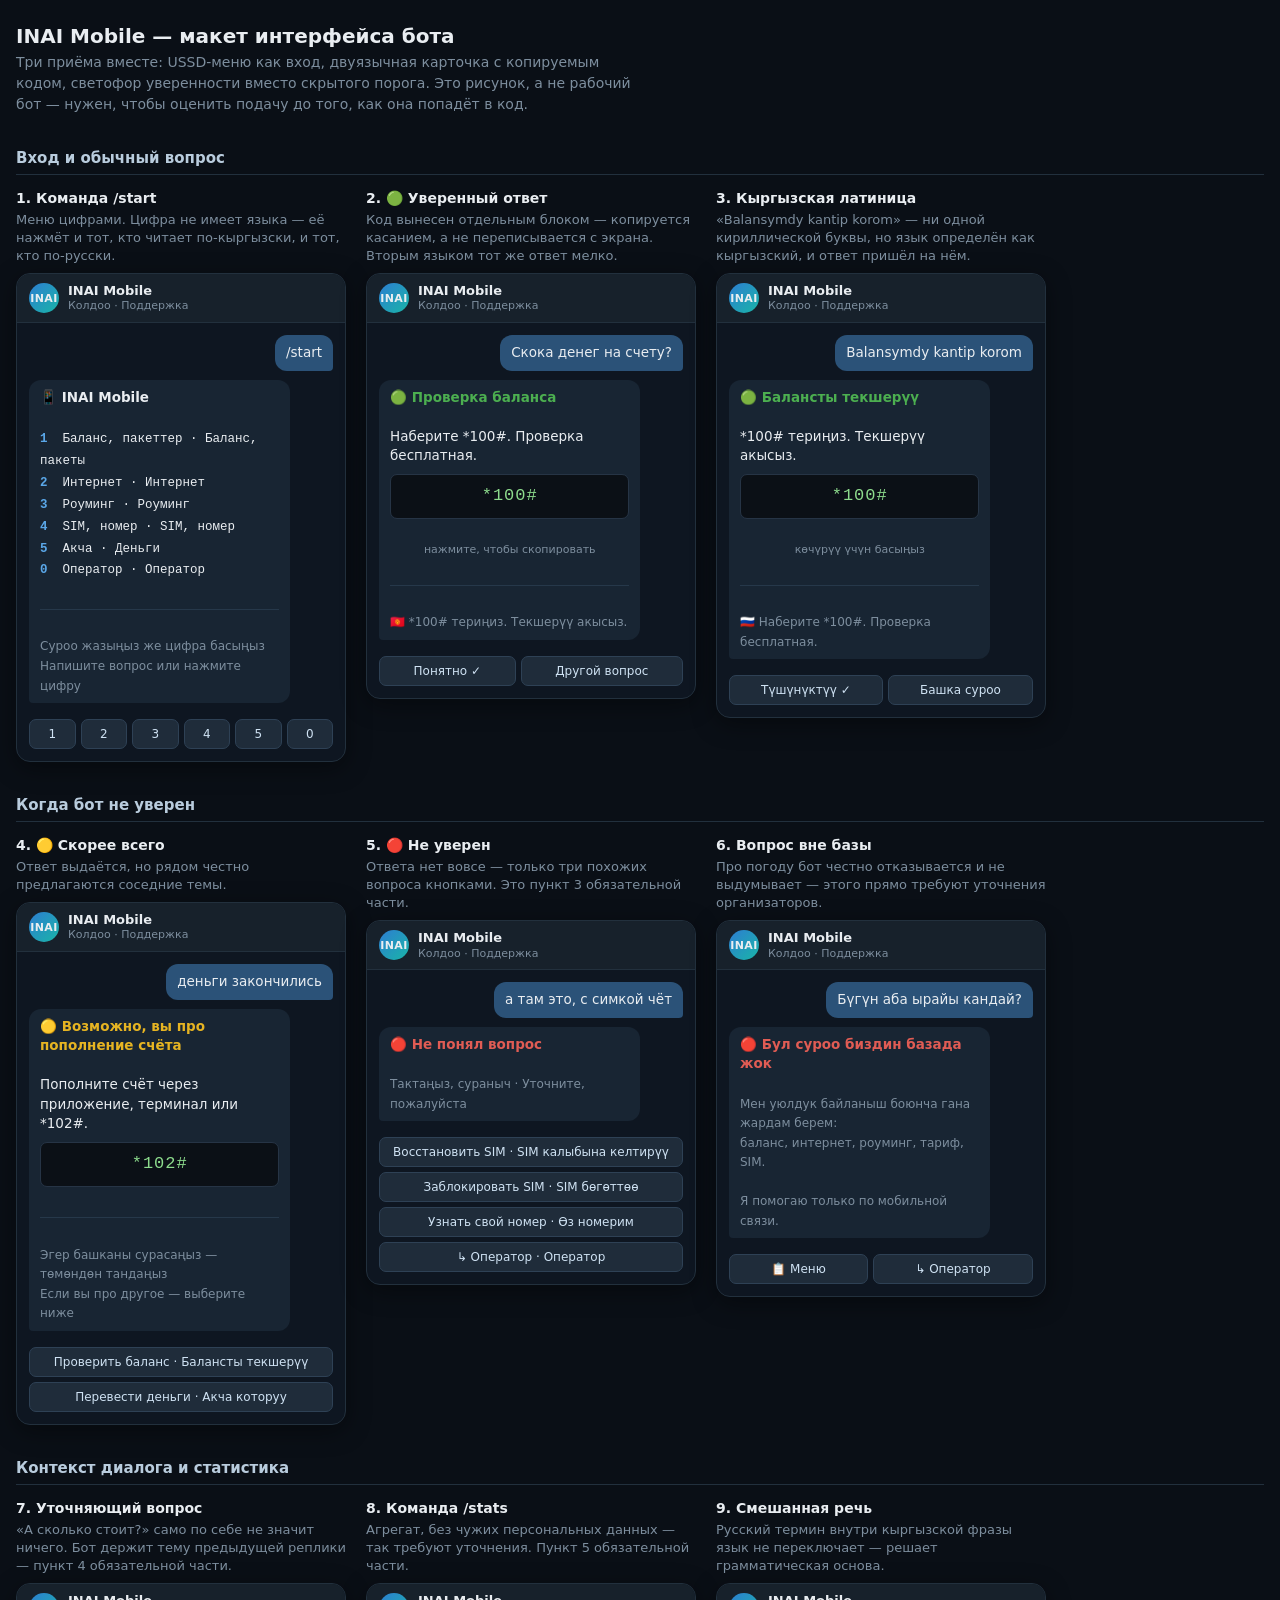
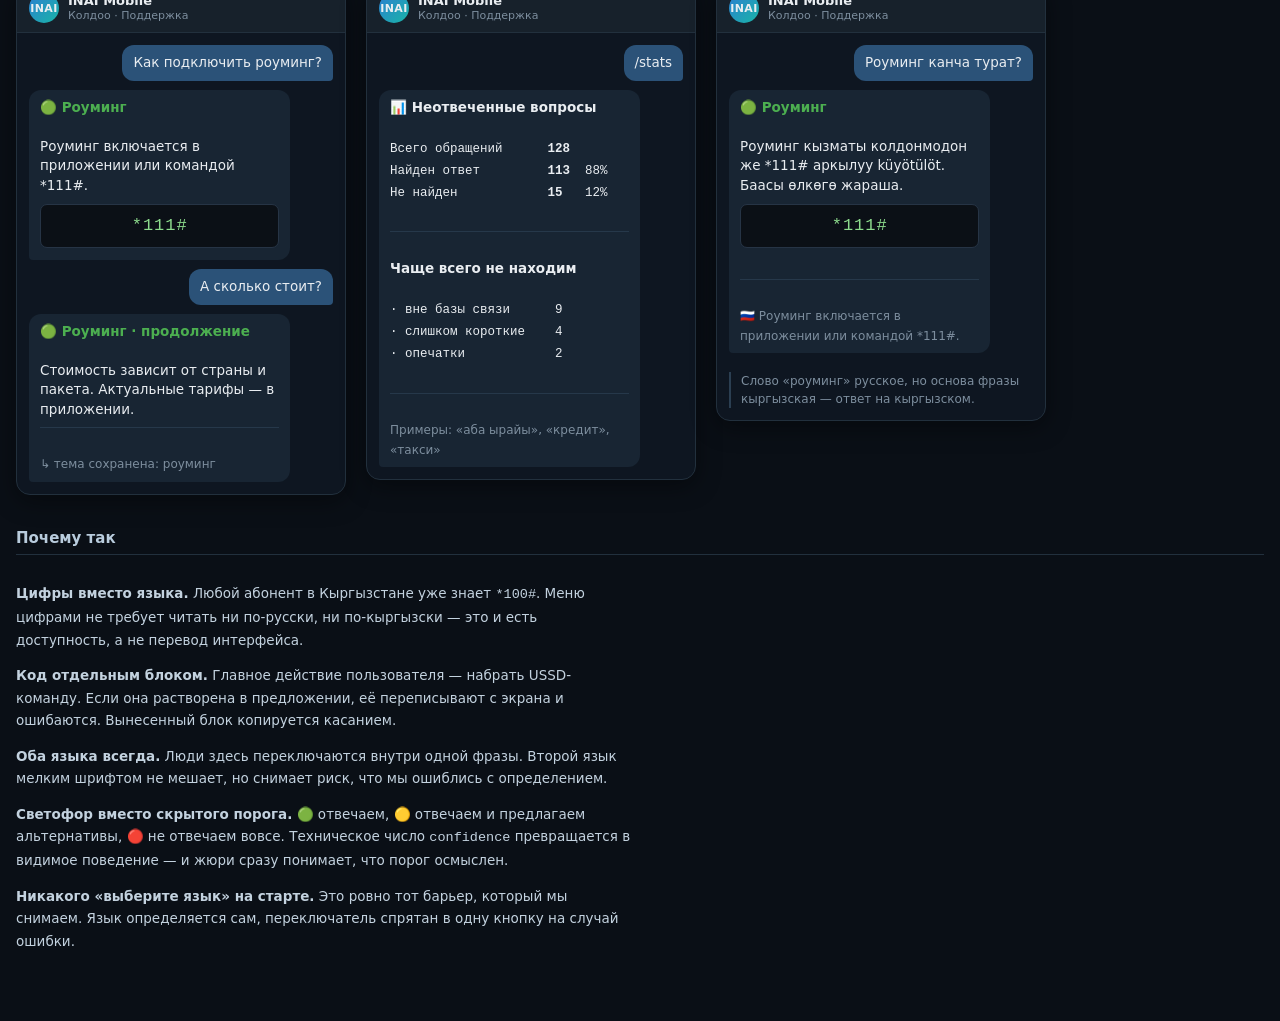
<file: docs/ui-preview.html>
<!doctype html>
<html lang="ru">
<head>
<meta charset="utf-8">
<meta name="viewport" content="width=device-width, initial-scale=1">
<title>INAI Mobile — макет интерфейса</title>
<style>
  :root {
    --bg: #0e1621;
    --panel: #17212b;
    --bubble-in: #182533;
    --bubble-out: #2b5278;
    --text: #e9edf1;
    --muted: #7d8e9e;
    --accent: #5aa7e8;
    --btn: #1f2c3a;
    --btn-border: #2e4155;
    --green: #4caf50;
    --yellow: #e6b422;
    --red: #e05c54;
    --code: #0b1016;
  }
  * { box-sizing: border-box; }
  body {
    margin: 0; background: #0a0f16; color: var(--text);
    font-family: -apple-system, "Segoe UI", Roboto, system-ui, sans-serif;
    padding: 24px 16px 60px;
  }
  h1 { font-size: 20px; margin: 0 0 4px; }
  .lead { color: var(--muted); font-size: 14px; margin: 0 0 24px; max-width: 70ch; line-height: 1.5; }
  .grid { display: flex; flex-wrap: wrap; gap: 20px; align-items: flex-start; }
  .screen { width: 330px; flex: 0 0 auto; }
  .caption { font-size: 13px; color: var(--muted); margin: 0 0 8px; line-height: 1.4; }
  .caption b { color: var(--text); display: block; font-size: 14px; margin-bottom: 2px; }
  .phone {
    background: var(--bg); border: 1px solid #22303d; border-radius: 14px;
    overflow: hidden; box-shadow: 0 6px 24px rgba(0,0,0,.4);
  }
  .bar {
    background: var(--panel); padding: 9px 12px; display: flex; gap: 9px; align-items: center;
    border-bottom: 1px solid #22303d;
  }
  .ava {
    width: 30px; height: 30px; border-radius: 50%;
    background: linear-gradient(135deg, #2d7dd2, #19b5a7);
    display: flex; align-items: center; justify-content: center;
    font-size: 11px; font-weight: 700; letter-spacing: .4px;
  }
  .who { font-size: 13px; font-weight: 600; line-height: 1.25; }
  .who span { display: block; font-size: 11px; color: var(--muted); font-weight: 400; }
  .chat { padding: 12px; display: flex; flex-direction: column; gap: 9px; }
  .msg { max-width: 86%; padding: 8px 11px; border-radius: 12px; font-size: 13.5px; line-height: 1.45; white-space: pre-wrap; }
  .in { background: var(--bubble-in); border-bottom-left-radius: 4px; align-self: flex-start; }
  .out { background: var(--bubble-out); border-bottom-right-radius: 4px; align-self: flex-end; }
  .ky { color: var(--muted); font-size: 12px; }
  .sep { height: 1px; background: #26384a; margin: 7px 0; }
  .code {
    background: var(--code); border: 1px solid #263445; border-radius: 7px;
    font-family: ui-monospace, "SF Mono", Consolas, monospace;
    font-size: 17px; letter-spacing: 1px; text-align: center;
    padding: 9px; margin: 8px 0 4px; color: #8ddc8d;
  }
  .hint { font-size: 11px; color: var(--muted); text-align: center; }
  .kb { display: flex; flex-wrap: wrap; gap: 5px; margin-top: 7px; }
  .key {
    flex: 1 1 auto; text-align: center; background: var(--btn);
    border: 1px solid var(--btn-border); border-radius: 7px;
    padding: 7px 9px; font-size: 12px; color: #cfe2f3;
  }
  .key.full { flex-basis: 100%; }
  .menu { font-family: ui-monospace, Consolas, monospace; font-size: 12.5px; line-height: 1.75; }
  .menu .num { color: var(--accent); font-weight: 700; }
  .light { font-weight: 600; }
  .g { color: var(--green); } .y { color: var(--yellow); } .r { color: var(--red); }
  .note {
    margin-top: 10px; font-size: 12px; color: var(--muted); line-height: 1.5;
    border-left: 2px solid #2b3f52; padding-left: 10px;
  }
  .note b { color: #b9ccdd; }
  h2 { font-size: 15px; margin: 34px 0 14px; color: #b9ccdd;
       border-bottom: 1px solid #22303d; padding-bottom: 7px; }
</style>
</head>
<body>

<h1>INAI Mobile — макет интерфейса бота</h1>
<p class="lead">
  Три приёма вместе: USSD-меню как вход, двуязычная карточка с копируемым кодом,
  светофор уверенности вместо скрытого порога. Это рисунок, а не рабочий бот —
  нужен, чтобы оценить подачу до того, как она попадёт в код.
</p>

<h2>Вход и обычный вопрос</h2>
<div class="grid">

  <div class="screen">
    <p class="caption"><b>1. Команда /start</b>
      Меню цифрами. Цифра не имеет языка — её нажмёт и тот, кто читает по-кыргызски,
      и тот, кто по-русски.</p>
    <div class="phone">
      <div class="bar"><div class="ava">INAI</div>
        <div class="who">INAI Mobile<span>Колдоо · Поддержка</span></div></div>
      <div class="chat">
        <div class="msg out">/start</div>
        <div class="msg in"><b>📱 INAI Mobile</b>
<div class="menu">
<span class="num">1</span>  Баланс, пакеттер · Баланс, пакеты
<span class="num">2</span>  Интернет · Интернет
<span class="num">3</span>  Роуминг · Роуминг
<span class="num">4</span>  SIM, номер · SIM, номер
<span class="num">5</span>  Акча · Деньги
<span class="num">0</span>  Оператор · Оператор
</div>
<div class="sep"></div>
<span class="ky">Суроо жазыңыз же цифра басыңыз
Напишите вопрос или нажмите цифру</span></div>
        <div class="kb">
          <div class="key">1</div><div class="key">2</div><div class="key">3</div>
          <div class="key">4</div><div class="key">5</div><div class="key">0</div>
        </div>
      </div>
    </div>
  </div>

  <div class="screen">
    <p class="caption"><b>2. 🟢 Уверенный ответ</b>
      Код вынесен отдельным блоком — копируется касанием, а не переписывается с экрана.
      Вторым языком тот же ответ мелко.</p>
    <div class="phone">
      <div class="bar"><div class="ava">INAI</div>
        <div class="who">INAI Mobile<span>Колдоо · Поддержка</span></div></div>
      <div class="chat">
        <div class="msg out">Скока денег на счету?</div>
        <div class="msg in"><span class="light g">🟢 Проверка баланса</span>

Наберите *100#. Проверка бесплатная.
<div class="code">*100#</div>
<div class="hint">нажмите, чтобы скопировать</div>
<div class="sep"></div>
<span class="ky">🇰🇬 *100# териңиз. Текшерүү акысыз.</span></div>
        <div class="kb">
          <div class="key">Понятно ✓</div>
          <div class="key">Другой вопрос</div>
        </div>
      </div>
    </div>
  </div>

  <div class="screen">
    <p class="caption"><b>3. Кыргызская латиница</b>
      «Balansymdy kantip korom» — ни одной кириллической буквы, но язык определён
      как кыргызский, и ответ пришёл на нём.</p>
    <div class="phone">
      <div class="bar"><div class="ava">INAI</div>
        <div class="who">INAI Mobile<span>Колдоо · Поддержка</span></div></div>
      <div class="chat">
        <div class="msg out">Balansymdy kantip korom</div>
        <div class="msg in"><span class="light g">🟢 Балансты текшерүү</span>

*100# териңиз. Текшерүү акысыз.
<div class="code">*100#</div>
<div class="hint">көчүрүү үчүн басыңыз</div>
<div class="sep"></div>
<span class="ky">🇷🇺 Наберите *100#. Проверка бесплатная.</span></div>
        <div class="kb">
          <div class="key">Түшүнүктүү ✓</div>
          <div class="key">Башка суроо</div>
        </div>
      </div>
    </div>
  </div>

</div>

<h2>Когда бот не уверен</h2>
<div class="grid">

  <div class="screen">
    <p class="caption"><b>4. 🟡 Скорее всего</b>
      Ответ выдаётся, но рядом честно предлагаются соседние темы.</p>
    <div class="phone">
      <div class="bar"><div class="ava">INAI</div>
        <div class="who">INAI Mobile<span>Колдоо · Поддержка</span></div></div>
      <div class="chat">
        <div class="msg out">деньги закончились</div>
        <div class="msg in"><span class="light y">🟡 Возможно, вы про пополнение счёта</span>

Пополните счёт через приложение, терминал или *102#.
<div class="code">*102#</div>
<div class="sep"></div>
<span class="ky">Эгер башканы сурасаңыз — төмөндөн тандаңыз
Если вы про другое — выберите ниже</span></div>
        <div class="kb">
          <div class="key full">Проверить баланс · Балансты текшерүү</div>
          <div class="key full">Перевести деньги · Акча которуу</div>
        </div>
      </div>
    </div>
  </div>

  <div class="screen">
    <p class="caption"><b>5. 🔴 Не уверен</b>
      Ответа нет вовсе — только три похожих вопроса кнопками.
      Это пункт 3 обязательной части.</p>
    <div class="phone">
      <div class="bar"><div class="ava">INAI</div>
        <div class="who">INAI Mobile<span>Колдоо · Поддержка</span></div></div>
      <div class="chat">
        <div class="msg out">а там это, с симкой чёт</div>
        <div class="msg in"><span class="light r">🔴 Не понял вопрос</span>

<span class="ky">Тактаңыз, сураныч · Уточните, пожалуйста</span></div>
        <div class="kb">
          <div class="key full">Восстановить SIM · SIM калыбына келтирүү</div>
          <div class="key full">Заблокировать SIM · SIM бөгөттөө</div>
          <div class="key full">Узнать свой номер · Өз номерим</div>
          <div class="key full">↳ Оператор · Оператор</div>
        </div>
      </div>
    </div>
  </div>

  <div class="screen">
    <p class="caption"><b>6. Вопрос вне базы</b>
      Про погоду бот честно отказывается и не выдумывает — этого прямо
      требуют уточнения организаторов.</p>
    <div class="phone">
      <div class="bar"><div class="ava">INAI</div>
        <div class="who">INAI Mobile<span>Колдоо · Поддержка</span></div></div>
      <div class="chat">
        <div class="msg out">Бүгүн аба ырайы кандай?</div>
        <div class="msg in"><span class="light r">🔴 Бул суроо биздин базада жок</span>

<span class="ky">Мен уюлдук байланыш боюнча гана жардам берем:
баланс, интернет, роуминг, тариф, SIM.

Я помогаю только по мобильной связи.</span></div>
        <div class="kb">
          <div class="key">📋 Меню</div>
          <div class="key">↳ Оператор</div>
        </div>
      </div>
    </div>
  </div>

</div>

<h2>Контекст диалога и статистика</h2>
<div class="grid">

  <div class="screen">
    <p class="caption"><b>7. Уточняющий вопрос</b>
      «А сколько стоит?» само по себе не значит ничего. Бот держит тему
      предыдущей реплики — пункт 4 обязательной части.</p>
    <div class="phone">
      <div class="bar"><div class="ava">INAI</div>
        <div class="who">INAI Mobile<span>Колдоо · Поддержка</span></div></div>
      <div class="chat">
        <div class="msg out">Как подключить роуминг?</div>
        <div class="msg in"><span class="light g">🟢 Роуминг</span>

Роуминг включается в приложении или командой *111#.
<div class="code">*111#</div></div>
        <div class="msg out">А сколько стоит?</div>
        <div class="msg in"><span class="light g">🟢 Роуминг · продолжение</span>

Стоимость зависит от страны и пакета. Актуальные тарифы — в приложении.
<div class="sep"></div>
<span class="ky">↳ тема сохранена: роуминг</span></div>
      </div>
    </div>
  </div>

  <div class="screen">
    <p class="caption"><b>8. Команда /stats</b>
      Агрегат, без чужих персональных данных — так требуют уточнения.
      Пункт 5 обязательной части.</p>
    <div class="phone">
      <div class="bar"><div class="ava">INAI</div>
        <div class="who">INAI Mobile<span>Колдоо · Поддержка</span></div></div>
      <div class="chat">
        <div class="msg out">/stats</div>
        <div class="msg in"><b>📊 Неотвеченные вопросы</b>
<div class="menu">
Всего обращений      <b>128</b>
Найден ответ         <b>113</b>  88%
Не найден            <b>15</b>   12%
</div>
<div class="sep"></div>
<b>Чаще всего не находим</b>
<div class="menu">
· вне базы связи      9
· слишком короткие    4
· опечатки            2
</div>
<div class="sep"></div>
<span class="ky">Примеры: «аба ырайы», «кредит», «такси»</span></div>
      </div>
    </div>
  </div>

  <div class="screen">
    <p class="caption"><b>9. Смешанная речь</b>
      Русский термин внутри кыргызской фразы язык не переключает —
      решает грамматическая основа.</p>
    <div class="phone">
      <div class="bar"><div class="ava">INAI</div>
        <div class="who">INAI Mobile<span>Колдоо · Поддержка</span></div></div>
      <div class="chat">
        <div class="msg out">Роуминг канча турат?</div>
        <div class="msg in"><span class="light g">🟢 Роуминг</span>

Роуминг кызматы колдонмодон же *111# аркылуу küyötülöt. Баасы өлкөгө жараша.
<div class="code">*111#</div>
<div class="sep"></div>
<span class="ky">🇷🇺 Роуминг включается в приложении или командой *111#.</span></div>
        <div class="note">Слово «роуминг» русское, но основа фразы
          кыргызская — ответ на кыргызском.</div>
      </div>
    </div>
  </div>

</div>

<h2>Почему так</h2>
<div class="grid">
  <div style="max-width: 72ch; font-size: 13.5px; line-height: 1.65; color: #c3d2df;">
    <p><b>Цифры вместо языка.</b> Любой абонент в Кыргызстане уже знает
      <code>*100#</code>. Меню цифрами не требует читать ни по-русски, ни
      по-кыргызски — это и есть доступность, а не перевод интерфейса.</p>
    <p><b>Код отдельным блоком.</b> Главное действие пользователя — набрать
      USSD-команду. Если она растворена в предложении, её переписывают с
      экрана и ошибаются. Вынесенный блок копируется касанием.</p>
    <p><b>Оба языка всегда.</b> Люди здесь переключаются внутри одной фразы.
      Второй язык мелким шрифтом не мешает, но снимает риск, что мы ошиблись
      с определением.</p>
    <p><b>Светофор вместо скрытого порога.</b> <span class="g">🟢</span> отвечаем,
      <span class="y">🟡</span> отвечаем и предлагаем альтернативы,
      <span class="r">🔴</span> не отвечаем вовсе. Техническое число
      <code>confidence</code> превращается в видимое поведение — и жюри
      сразу понимает, что порог осмыслен.</p>
    <p><b>Никакого «выберите язык» на старте.</b> Это ровно тот барьер,
      который мы снимаем. Язык определяется сам, переключатель спрятан
      в одну кнопку на случай ошибки.</p>
  </div>
</div>

</body>
</html>
</file>
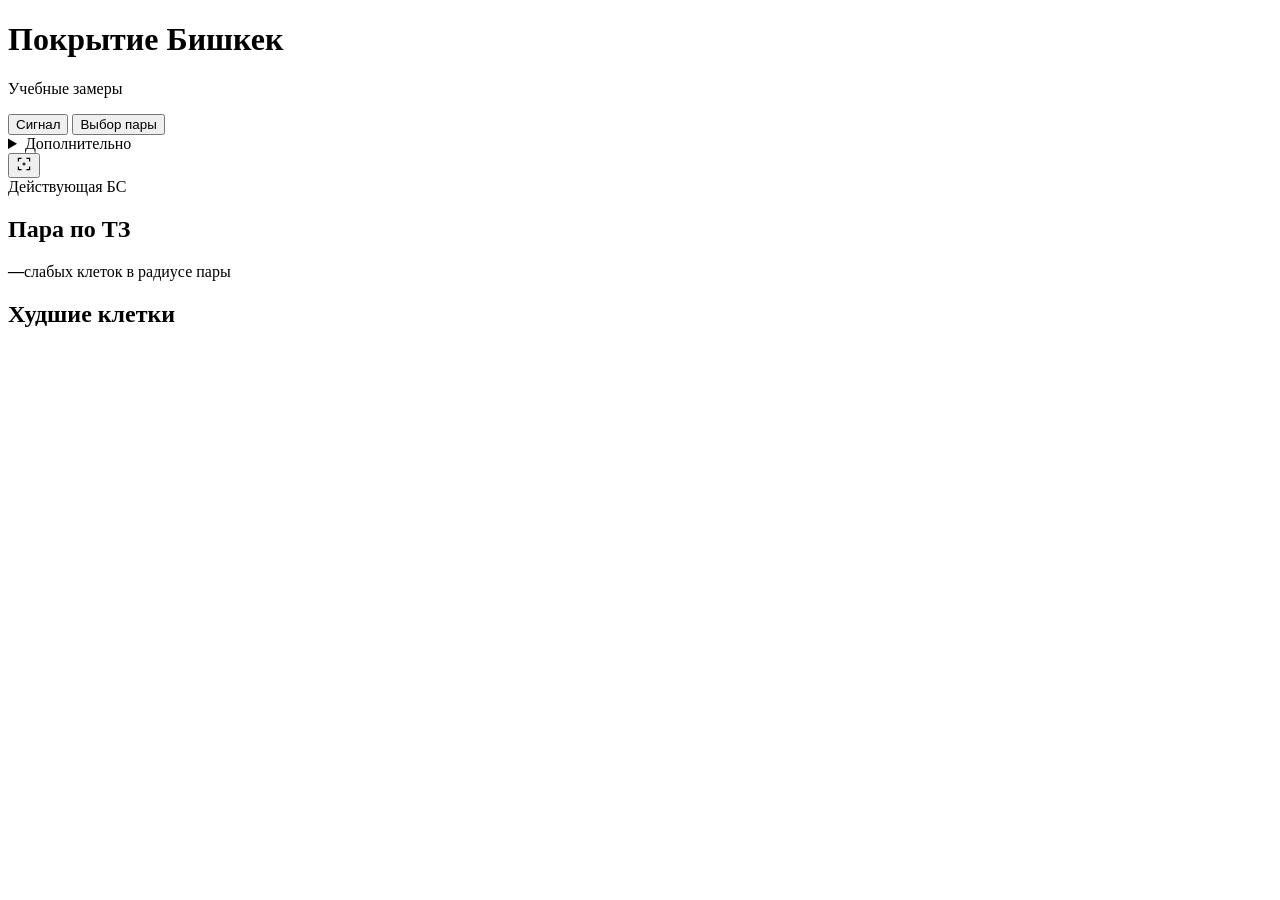
<file: web/map.html>
<!doctype html>
<html lang="ru" data-mode="signal">
<head>
  <meta charset="utf-8">
  <meta name="viewport" content="width=device-width, initial-scale=1">
  <title>Планирование покрытия · Бишкек</title>
  <style>
@@LEAFLET_CSS@@
@@APP_CSS@@
  </style>
</head>
<body>
  <header class="masthead">
    <h1>Покрытие <span>Бишкек</span></h1>
    <p class="dataset-note" id="dataset-note">Учебные замеры</p>
  </header>

  <main class="workspace">
    <div class="workspace-controls">
      <div class="model-tabs" role="group" aria-label="Режим карты">
        <button type="button" data-mode="signal" aria-pressed="true">Сигнал</button>
        <button type="button" data-mode="compare" aria-pressed="false">Выбор пары</button>
      </div>
      <div class="map-options">
        <details class="control-menu" id="scenario-menu">
          <summary>Дополнительно</summary>
          <div class="control-menu-items">
            <label class="period-setting">Период
              <select id="measurement-period">
                <option value="all">Все замеры</option>
                <option value="day">День · 06:00–18:00</option>
                <option value="night">Ночь · 18:00–06:00</option>
              </select>
            </label>
            <p class="menu-heading">Сценарии</p>
            <button type="button" data-mode="stress" aria-pressed="false">Отказ станции</button>
            <button type="button" data-mode="custom" aria-pressed="false">Своя пара</button>
            <button type="button" data-mode="buildings" aria-pressed="false">Застройка</button>
            <p class="menu-heading">Слои карты</p>
            <label class="layer-toggle" id="comparison-radii-control" hidden><input id="show-comparison-radii" type="checkbox"> Радиусы 1 км</label>
            <label class="layer-toggle"><input id="show-candidates" type="checkbox"> Все площадки</label>
            <label class="layer-toggle"><input id="show-heat" type="checkbox"> Тепловой слой</label>
            <button id="toggle-2gis" class="reset-map basemap-toggle" type="button" aria-pressed="false">Подложка 2ГИС</button>
            <details class="data-details">
              <summary>Сводка данных</summary>
              <dl class="summary-grid">
                <div><dt>Валидные замеры</dt><dd id="measurement-count">—</dd></div>
                <div><dt>Клетки с ≥ 5 замерами</dt><dd id="cell-count">—</dd></div>
                <div><dt>Отброшено строк</dt><dd id="dropped-count">—</dd></div>
              </dl>
            </details>
          </div>
        </details>
        <button id="reset-map" class="reset-map" type="button" aria-label="К району" title="Показать весь район">
          <svg viewBox="0 0 20 20" width="16" height="16" aria-hidden="true" fill="none" stroke="currentColor" stroke-width="1.5">
            <path d="M7 3H3v4m10-4h4v4M3 13v4h4m10-4v4h-4m-5-7h4m-2-2v4"/>
          </svg>
        </button>
      </div>
    </div>

    <dialog id="gis-key-dialog" class="basemap-dialog" aria-labelledby="gis-key-title">
      <form method="dialog" autocomplete="off">
        <h2 id="gis-key-title">Подложка 2ГИС</h2>
        <label for="gis-key">Ключ Raster Tiles API</label>
        <input id="gis-key" type="password" required autofocus>
        <p>Ключ используется до закрытия или обновления страницы.</p>
        <div>
          <button class="reset-map" value="cancel" formnovalidate>Отмена</button>
          <button class="primary-action" value="connect">Подключить</button>
        </div>
      </form>
    </dialog>

    <section class="custom-pair" id="custom-pair" aria-labelledby="custom-heading" hidden>
      <div class="custom-header">
        <h2 id="custom-heading">Своя пара</h2>
        <label class="layer-toggle"><input id="compare-custom-baseline" type="checkbox"> Сравнить с базой</label>
      </div>
      <p class="custom-impact" id="custom-plan-impact" aria-live="polite" hidden></p>
      <div class="custom-slots" role="group" aria-label="Площадки пары">
        <div class="slot-control slot-one">
          <button type="button" data-custom-slot="0" aria-pressed="true" aria-controls="coverage-map"><span>Площадка 1</span><strong data-custom-slot-id="0">Выбрать</strong></button>
          <select id="custom-first" aria-label="Выбрать первую площадку из списка"><option value="">Выбрать из списка</option></select>
          <div class="slot-actions">
            <button type="button" data-pin-slot="0" aria-pressed="false" aria-label="Закрепить первую площадку" title="Сохранить эту площадку при подборе пары">Закрепить</button>
            <button type="button" data-clear-slot="0" aria-label="Очистить первую площадку">Очистить</button>
          </div>
        </div>
        <div class="slot-control slot-two">
          <button type="button" data-custom-slot="1" aria-pressed="false" aria-controls="coverage-map"><span>Площадка 2</span><strong data-custom-slot-id="1">Выбрать</strong></button>
          <select id="custom-second" aria-label="Выбрать вторую площадку из списка"><option value="">Выбрать из списка</option></select>
          <div class="slot-actions">
            <button type="button" data-pin-slot="1" aria-pressed="false" aria-label="Закрепить вторую площадку" title="Сохранить эту площадку при подборе пары">Закрепить</button>
            <button type="button" data-clear-slot="1" aria-label="Очистить вторую площадку">Очистить</button>
          </div>
        </div>
      </div>
      <p class="custom-status" id="custom-status" role="status"></p>
      <div class="optimizer">
        <label>Недоступна <select id="custom-excluded" aria-label="Недоступная площадка"><option value="">Нет</option></select></label>
        <button type="button" id="suggest-custom-pair">Подобрать пару</button>
      </div>
    </section>

    <section class="stress-panel" id="stress-panel" aria-labelledby="stress-heading" hidden>
      <h2 id="stress-heading">Охват при отказе одной станции</h2>
      <div class="stress-front-heading" aria-hidden="true">
        <span>Пара</span><span>Штатно</span><span>При худшем отказе</span>
      </div>
      <div class="stress-front" id="stress-front" role="group" aria-label="Варианты размещения станций"></div>
      <p class="stress-delta" id="stress-delta" role="status"></p>
      <div class="stress-actions" id="stress-actions" role="group" aria-label="Сценарий работы пары">
        <button type="button" id="stress-normal" aria-pressed="true">Обе работают</button>
        <button type="button" id="stress-worst" aria-pressed="false">Худший отказ</button>
        <button type="button" id="stress-fail-first" aria-pressed="false">Отключить первую</button>
        <button type="button" id="stress-fail-second" aria-pressed="false">Отключить вторую</button>
      </div>
      <button type="button" class="primary-action stress-plan-b" id="stress-plan-b" hidden>Подобрать замену</button>
    </section>

    <section class="profile-panel" id="buildings-panel" aria-labelledby="buildings-heading" hidden>
      <div class="profile-heading">
        <h2 id="buildings-heading" tabindex="-1">Проверка трассы</h2>
        <p id="building-route" class="muted"></p>
      </div>
      <details class="profile-pairs" id="building-pairs">
        <summary>Меняют ли здания выбор пары?</summary>
        <p class="profile-status" id="building-official-evidence" role="status"></p>
        <button type="button" id="building-show-gaps" aria-pressed="false">Где не хватает данных</button>
        <button type="button" id="building-show-rooftop" aria-pressed="false" hidden>Сравнение по 2ГИС</button>
        <div id="building-gap-panel" hidden>
          <ul id="building-gap-counts" class="profile-witness-paths"></ul>
          <label class="profile-gap-picker">Клетка на карте <select id="building-gap-cell"></select></label>
          <p id="building-gap-detail" class="profile-status" role="status"></p>
        </div>
        <div id="building-rooftop-panel" class="profile-witness" hidden>
          <label class="profile-gap-picker" id="building-study-picker">Клетка
            <select id="building-study-cell"></select>
          </label>
          <strong id="building-rooftop-result"></strong>
          <p class="profile-witness-caption" id="building-rooftop-signal"></p>
          <table aria-label="Сравнение пар по дифракции на одной клетке">
            <thead><tr><th scope="col">Пара и трасса</th><th scope="col">Рельеф → с крышами</th><th scope="col">Разброс с крышами</th></tr></thead>
            <tbody id="building-rooftop-rows"></tbody>
          </table>
          <p class="profile-limits" id="building-rooftop-note"></p>
          <details class="profile-roof-sources">
            <summary>Этажность из 2ГИС и оценки высот</summary>
            <ul id="building-rooftop-sources"></ul>
          </details>
          <button type="button" id="building-rooftop-focus">К трассам на карте</button>
        </div>
        <div id="building-pair-case" hidden>
          <p class="profile-pair-result" id="building-pair-result"></p>
          <table aria-label="Клетки в лимите потерь на общих проверенных трассах">
            <thead><tr><th scope="col">В лимите</th><th scope="col" id="building-pair-ref"></th><th scope="col" id="building-pair-alt"></th></tr></thead>
            <tbody id="building-pair-rows"></tbody>
          </table>
          <p class="profile-limits" id="building-pair-scope"></p>
          <div class="profile-witness">
            <strong id="building-witness-cell"></strong>
            <p class="profile-witness-caption">Потери на трассах · рельеф → с крышами</p>
            <ul id="building-witness-paths" class="profile-witness-paths"></ul>
            <p class="profile-limits" id="building-witness-roof"></p>
            <button type="button" id="building-witness-focus">К клетке на карте</button>
          </div>
        </div>
      </details>
      <div id="building-single">
      <dl class="profile-measurement" id="building-measurement" hidden>
        <div><dt>Медиана исходных замеров</dt><dd id="building-rsrp"></dd></div>
        <div><dt>Замеров в клетке</dt><dd id="building-samples"></dd></div>
      </dl>
      <div class="profile-height">
        <div class="profile-height-actions">
          <span>Высота антенны</span>
          <output id="building-height-value" for="building-height">25 м</output>
          <button type="button" id="building-height-preset">Поднять до 40 м</button>
        </div>
      </div>
      <div class="profile-loss" id="building-loss" hidden>
        <p><strong id="building-roof-loss"></strong> <span>дополнительных потерь от крыш</span></p>
        <p id="building-loss-breakdown"></p>
      </div>
      <p class="profile-status" id="building-status" role="status">
        <strong id="building-verdict"></strong>
        <span id="building-evidence"></span>
      </p>
      <svg class="profile-chart" id="building-chart" viewBox="0 0 340 118" role="img" aria-label="Профиль трассы" hidden></svg>
      </div>
      <details class="profile-options" id="building-options">
        <summary>Настроить трассу</summary>
        <div class="profile-endpoints" id="building-single-select">
          <label>Площадка <select id="building-site"></select></label>
          <label>Слабая клетка <select id="building-cell"></select></label>
        </div>
        <div class="profile-height">
          <label for="building-height">Высота антенны</label>
          <input type="range" id="building-height" min="5" max="80" step="5" value="25">
        </div>
        <div class="profile-endpoints">
          <label>Частота модели
            <select id="building-frequency">
              <option value="900">900 МГц</option>
              <option value="1800" selected>1 800 МГц</option>
              <option value="2600">2 600 МГц</option>
            </select>
          </label>
        </div>
        <button type="button" id="building-focus">К трассе</button>
        <dl class="profile-counts" id="building-counts" hidden>
          <div><dt>Зданий на пути</dt><dd id="building-crossings">—</dd></div>
          <div><dt>Перекрывают линию</dt><dd id="building-blocked">—</dd></div>
          <div><dt>Без высоты</dt><dd id="building-unknown">—</dd></div>
        </dl>
        <p class="profile-limits">Дифракция над рельефом и крышами по ITU-R P.526. Приёмник на 1,5 м. Для прогноза RSRP нужны параметры сети и калибровка.</p>
      </details>
    </section>

    <section class="map-panel" aria-label="Карта измерений">
      <div class="map-stage">
        <div id="coverage-map" aria-label="Интерактивная карта покрытия" role="region"></div>
        <p id="gis-status" class="basemap-status" role="status" hidden></p>
        <div class="signal-key" id="signal-legend" aria-label="Уровни сигнала" hidden>
          <span class="legend-item"><i class="legend-chip is-strong" aria-hidden="true"></i> Уверенный · ≥ −90</span>
          <span class="legend-item"><i class="legend-chip is-fair" aria-hidden="true"></i> Средний · −105 … &lt; −90</span>
          <span class="legend-item"><i class="legend-chip is-weak" aria-hidden="true"></i> Слабый · &lt; −105 дБм</span>
        </div>
      </div>

      <section class="radius-controls" id="radius-controls" aria-label="Чувствительность к радиусу" hidden>
        <div class="radius-range">
          <div class="radius-heading">
            <label for="scenario-radius">Радиус в модели</label>
            <output id="scenario-radius-value" for="scenario-radius">1 000 м</output>
          </div>
          <div class="radius-track">
            <span>800 м</span>
            <div>
              <input type="range" id="scenario-radius" min="800" max="1200" step="100" value="1000" aria-describedby="radius-reference">
              <span id="radius-reference">1 км · по ТЗ</span>
            </div>
            <span>1 200 м</span>
          </div>
        </div>
        <dl class="radius-readout">
          <dt>Лучшая пара</dt><dd id="radius-best">—</dd>
          <dt>Базовая пара</dt><dd id="radius-baseline">—</dd>
        </dl>
        <button type="button" id="export-scenario" aria-label="Скачать сценарий JSON">Скачать сценарий</button>
        <details class="radius-decision" id="radius-decision" hidden>
          <summary>Выбор при неопределённом радиусе</summary>
          <div class="radius-decision-body">
            <div class="radius-decision-header">
              <label>Диапазон <select id="radius-decision-range">
                <option value="800-1200">800–1 200 м</option>
                <option value="800-1000">800–1 000 м</option>
                <option value="900-1100">900–1 100 м</option>
                <option value="1000-1200">1 000–1 200 м</option>
              </select></label>
              <button type="button" id="radius-decision-map">Показать на карте</button>
            </div>
            <p class="radius-decision-note">Одна пара на весь диапазон. При каждом радиусе сравниваем её с лучшим охватом.</p>
            <dl class="radius-decision-gaps" aria-label="Худшее отставание по числу слабых клеток" aria-live="polite">
              <div><dt id="radius-decision-chosen"></dt><dd id="radius-decision-gap"></dd></div>
              <div><dt id="radius-decision-base"></dt><dd id="radius-decision-base-gap"></dd></div>
            </dl>
            <table class="radius-decision-table">
              <caption class="visually-hidden">Охват слабых клеток. Нажмите на радиус, чтобы открыть его на карте.</caption>
              <thead><tr><th scope="col">Радиус</th><th scope="col">Максимум</th><th scope="col">Устойчивая</th><th scope="col">Базовая</th></tr></thead>
              <tbody id="radius-decision-rows"></tbody>
            </table>
          </div>
        </details>
      </section>

      <div class="map-foot">
        <div class="compare-legend" id="compare-legend" role="group" aria-label="Фильтр различий между парами" hidden>
          <div class="compare-filters">
            <button type="button" class="compare-filter" data-compare-filter="shared" aria-pressed="true">
              <i class="legend-chip is-shared" aria-hidden="true"></i><span>Обе пары</span><strong data-compare-count="shared"></strong>
            </button>
            <button type="button" class="compare-filter" data-compare-filter="optimal" aria-pressed="true">
              <i class="legend-chip is-optimal" aria-hidden="true"></i><span>Только перебор</span><strong data-compare-count="optimal"></strong>
            </button>
            <button type="button" class="compare-filter" data-compare-filter="greedy" aria-pressed="true">
              <i class="legend-chip is-greedy" aria-hidden="true"></i><span>Только жадная</span><strong data-compare-count="greedy"></strong>
            </button>
            <button type="button" class="compare-filter" data-compare-filter="residual" aria-pressed="true">
              <i class="legend-chip is-residual" aria-hidden="true"></i><span>Ни одна</span><strong data-compare-count="residual"></strong>
            </button>
          </div>
        </div>
        <div class="custom-results" id="custom-legend" aria-label="Вклад площадок в охват пары" hidden>
          <span><i class="legend-chip is-slot-one" aria-hidden="true"></i> Только площадка 1 <strong data-custom-count="first"></strong></span>
          <span><i class="legend-chip is-slot-shared" aria-hidden="true"></i> Обе площадки <strong data-custom-count="shared"></strong></span>
          <span><i class="legend-chip is-greedy" aria-hidden="true"></i> Только площадка 2 <strong data-custom-count="second"></strong></span>
          <span><i class="legend-chip is-residual" aria-hidden="true"></i> Вне пары <strong data-custom-count="residual"></strong></span>
        </div>
        <div class="custom-results" id="custom-baseline-legend" aria-label="Изменение охвата относительно базовой пары" hidden>
          <span><i class="legend-chip is-gain" aria-hidden="true"></i> Прирост <strong data-custom-count="gain"></strong></span>
          <span><i class="legend-chip is-loss" aria-hidden="true"></i> Потеря <strong data-custom-count="loss"></strong></span>
          <span><i class="legend-chip is-shared" aria-hidden="true"></i> Охват сохранился <strong data-custom-count="kept"></strong></span>
          <span><i class="legend-chip is-uncovered" aria-hidden="true"></i> Вне обеих пар <strong data-custom-count="uncovered"></strong></span>
        </div>
        <div class="stress-legend" id="stress-legend" aria-label="Охват в выбранном сценарии" hidden>
          <span><i class="legend-chip is-retained" aria-hidden="true"></i> <span id="stress-retained-label">В охвате</span> <strong data-stress-count="retained"></strong></span>
          <span><i class="legend-chip is-loss" aria-hidden="true"></i> Потеряно при отказе <strong data-stress-count="lost"></strong></span>
          <span><i class="legend-chip is-outside" aria-hidden="true"></i> Вне охвата пары <strong data-stress-count="uncovered"></strong></span>
        </div>
        <div class="map-legend profile-legend" id="buildings-legend" aria-label="Застройка на трассе" hidden>
          <span class="legend-item"><i class="profile-line" aria-hidden="true"></i> Линия от антенны</span>
          <span class="legend-item"><i class="legend-chip is-building-clear" aria-hidden="true"></i> Линия проходит мимо здания</span>
          <span class="legend-item"><i class="legend-chip is-building-blocked" aria-hidden="true"></i> Здание пересекает линию</span>
          <span class="legend-item"><i class="legend-chip is-building-unknown" aria-hidden="true"></i> Высота неизвестна</span>
        </div>
        <div class="map-legend profile-legend" id="buildings-pair-legend" aria-label="Сравнение трасс к клетке" hidden>
          <span class="legend-item"><i class="profile-line is-pair-ref" aria-hidden="true"></i> Выше лимита</span>
          <span class="legend-item"><i class="profile-line is-pair-alt" aria-hidden="true"></i> В пределах лимита</span>
          <span class="legend-item" id="building-study-uncertain" hidden><i class="profile-line" aria-hidden="true"></i> Зависит от высот</span>
        </div>
        <div class="map-legend profile-legend" id="buildings-gap-legend" aria-label="Недостающие данные по паре из ТЗ" hidden>
          <span class="legend-item"><i class="legend-chip radio-gap-heights" aria-hidden="true"></i> Нужны высоты крыш</span>
          <span class="legend-item"><i class="legend-chip is-building-blocked" aria-hidden="true"></i> Точка в контуре</span>
          <span class="legend-item"><i class="legend-chip is-building-unknown" aria-hidden="true"></i> Совпали точки</span>
        </div>
        <div class="map-legend" id="strategy-legend" aria-label="Покрытие слабых клеток" hidden>
          <span class="legend-item"><i class="legend-chip is-covered" id="covered-chip" aria-hidden="true"></i> В радиусах пары</span>
          <span class="legend-item"><i class="legend-chip is-residual" aria-hidden="true"></i> Вне радиусов пары</span>
        </div>
        <div class="map-legend site-legend" aria-label="Обозначения базовых станций">
          <span class="legend-item" id="critical-legend" hidden><i class="legend-chip is-critical" aria-hidden="true"></i> Критические ≤ <span id="critical-legend-threshold"></span> дБм</span>
          <span class="legend-item"><i class="legend-chip is-tower" aria-hidden="true"></i> Действующая БС</span>
          <span class="legend-item" id="ring-legend" hidden><i class="legend-chip is-ring" aria-hidden="true"></i> До центра клетки ≤ <span id="ring-distance">1 000 м</span></span>
        </div>
        <div class="heat-legend" id="heat-legend" hidden>
          <span>Плотность слабых клеток</span>
          <span>Реже</span><span class="heat-scale" aria-hidden="true"></span><span>Плотнее</span>
        </div>
      </div>
      <noscript>Для просмотра карты требуется JavaScript.</noscript>
    </section>

    <aside class="sidebar" aria-label="Сводка покрытия">
      <section class="inspector" aria-live="polite">
        <div class="inspector-header">
          <h2 id="mode-label">Пара по ТЗ</h2>
        </div>
        <div class="metric-main"><strong id="metric-value">—</strong><span id="metric-label">слабых клеток в радиусе пары</span></div>
        <div class="coverage-meter" id="coverage-meter" hidden><span id="coverage-fill"></span></div>
        <p class="metric-caption" id="metric-caption"></p>
      </section>

      <section class="comparison-panel" aria-labelledby="strategy-heading" hidden>
        <h2 id="strategy-heading" class="ledger-heading">Охват слабых клеток</h2>
        <div class="strategy-list">
          <button type="button" class="strategy-row is-optimal" data-select-mode="optimal">
            <span class="strategy-row-head"><span>Полный перебор · по ТЗ</span><strong id="optimal-count"></strong></span>
            <span class="strategy-row-detail" id="optimal-pair"></span>
          </button>
          <button type="button" class="strategy-row is-greedy" data-select-mode="greedy">
            <span class="strategy-row-head"><span>Жадная пара</span><strong id="greedy-count"></strong></span>
            <span class="strategy-row-detail" id="greedy-pair"></span>
          </button>
        </div>
        <p class="muted" id="comparison-source" hidden>Пары выбраны по всем замерам. Охват показан за выбранный период.</p>
      </section>

      <details class="critical-panel" id="critical-panel" hidden>
        <summary>Приоритет самых слабых клеток</summary>
        <div class="critical-heading">
          <label for="critical-threshold">Порог ≤</label>
          <select id="critical-threshold" aria-label="Порог медианы RSRP для критических клеток">
            <option value="-110">−110 дБм</option>
            <option value="-115" selected>−115 дБм</option>
            <option value="-120">−120 дБм</option>
          </select>
        </div>
        <p class="muted" id="critical-empty" role="status" hidden>При этом пороге нет критических клеток.</p>
        <div id="critical-comparison">
          <table class="critical-table">
            <caption class="visually-hidden">Сколько клеток попадёт в радиусы 1 км</caption>
            <thead><tr><th scope="col">Пары при 1 км</th><th scope="col">Критические</th><th scope="col">Все слабые</th></tr></thead>
            <tbody>
              <tr class="critical-choice">
                <th scope="row">Приоритетная <span id="critical-chosen-ids"></span></th>
                <td id="critical-chosen-critical"></td><td id="critical-chosen-weak"></td>
              </tr>
              <tr>
                <th scope="row">Базовая <span id="critical-base-ids"></span></th>
                <td id="critical-base-critical"></td><td id="critical-base-weak"></td>
              </tr>
            </tbody>
          </table>
          <div class="critical-actions">
            <p id="critical-difference" role="status"></p>
            <button type="button" id="critical-map">Показать на карте</button>
          </div>
        </div>
      </details>

      <section class="locations">
        <div class="site-row" id="chosen-sites" hidden>
          <h2 id="sites-heading" class="ledger-heading">Площадки пары</h2>
          <div class="site-pair" id="site-pair"></div>
        </div>
        <div class="ranked-heading">
          <h2 class="ledger-heading">Худшие клетки</h2>
        </div>
        <ol class="ranked-cells" id="ranked-cells"></ol>
      </section>

    </aside>
  </main>

  <script>
@@LEAFLET_JS@@
  </script>
  <script>
@@HEAT_JS@@
  </script>
  <script type="application/json" id="map-data">
@@MAP_DATA@@
  </script>
  <script type="application/json" id="basemap-data">
@@BASEMAP_DATA@@
  </script>
  <script type="application/json" id="buildings-data">
@@BUILDINGS_DATA@@
  </script>
  <script type="application/json" id="radio-data">
@@RADIO_DATA@@
  </script>
  <script>
@@PROFILE_UI_JS@@
  </script>
  <script>
@@APP_JS@@
  </script>
</body>
</html>
</file>
